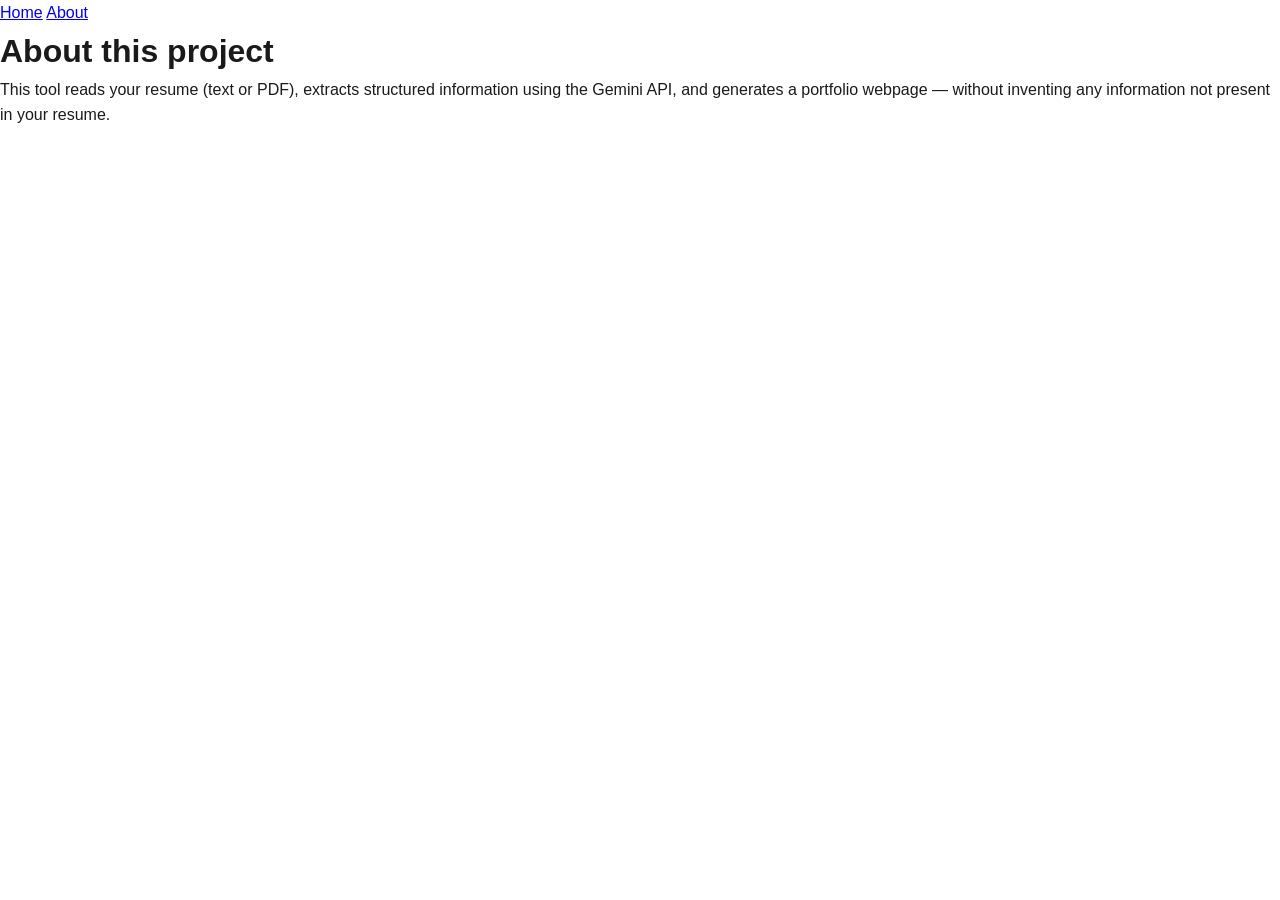
<file: templates/about.html>
<!DOCTYPE html>
<html>
<head>
    <meta charset="UTF-8">
  <meta name="viewport" content="width=device-width, initial-scale=1.0">
  <title>About</title>
  <link rel="stylesheet" href="/static/style.css">
</head>
<body>
  <nav><a href="/">Home</a> <a href="/about">About</a></nav>
  <div class="container">
    <h1>About this project</h1>
    <p>This tool reads your resume (text or PDF), extracts structured information
    using the Gemini API, and generates a portfolio webpage — without inventing
    any information not present in your resume.</p>
  </div>
</body>
</html>
</file>
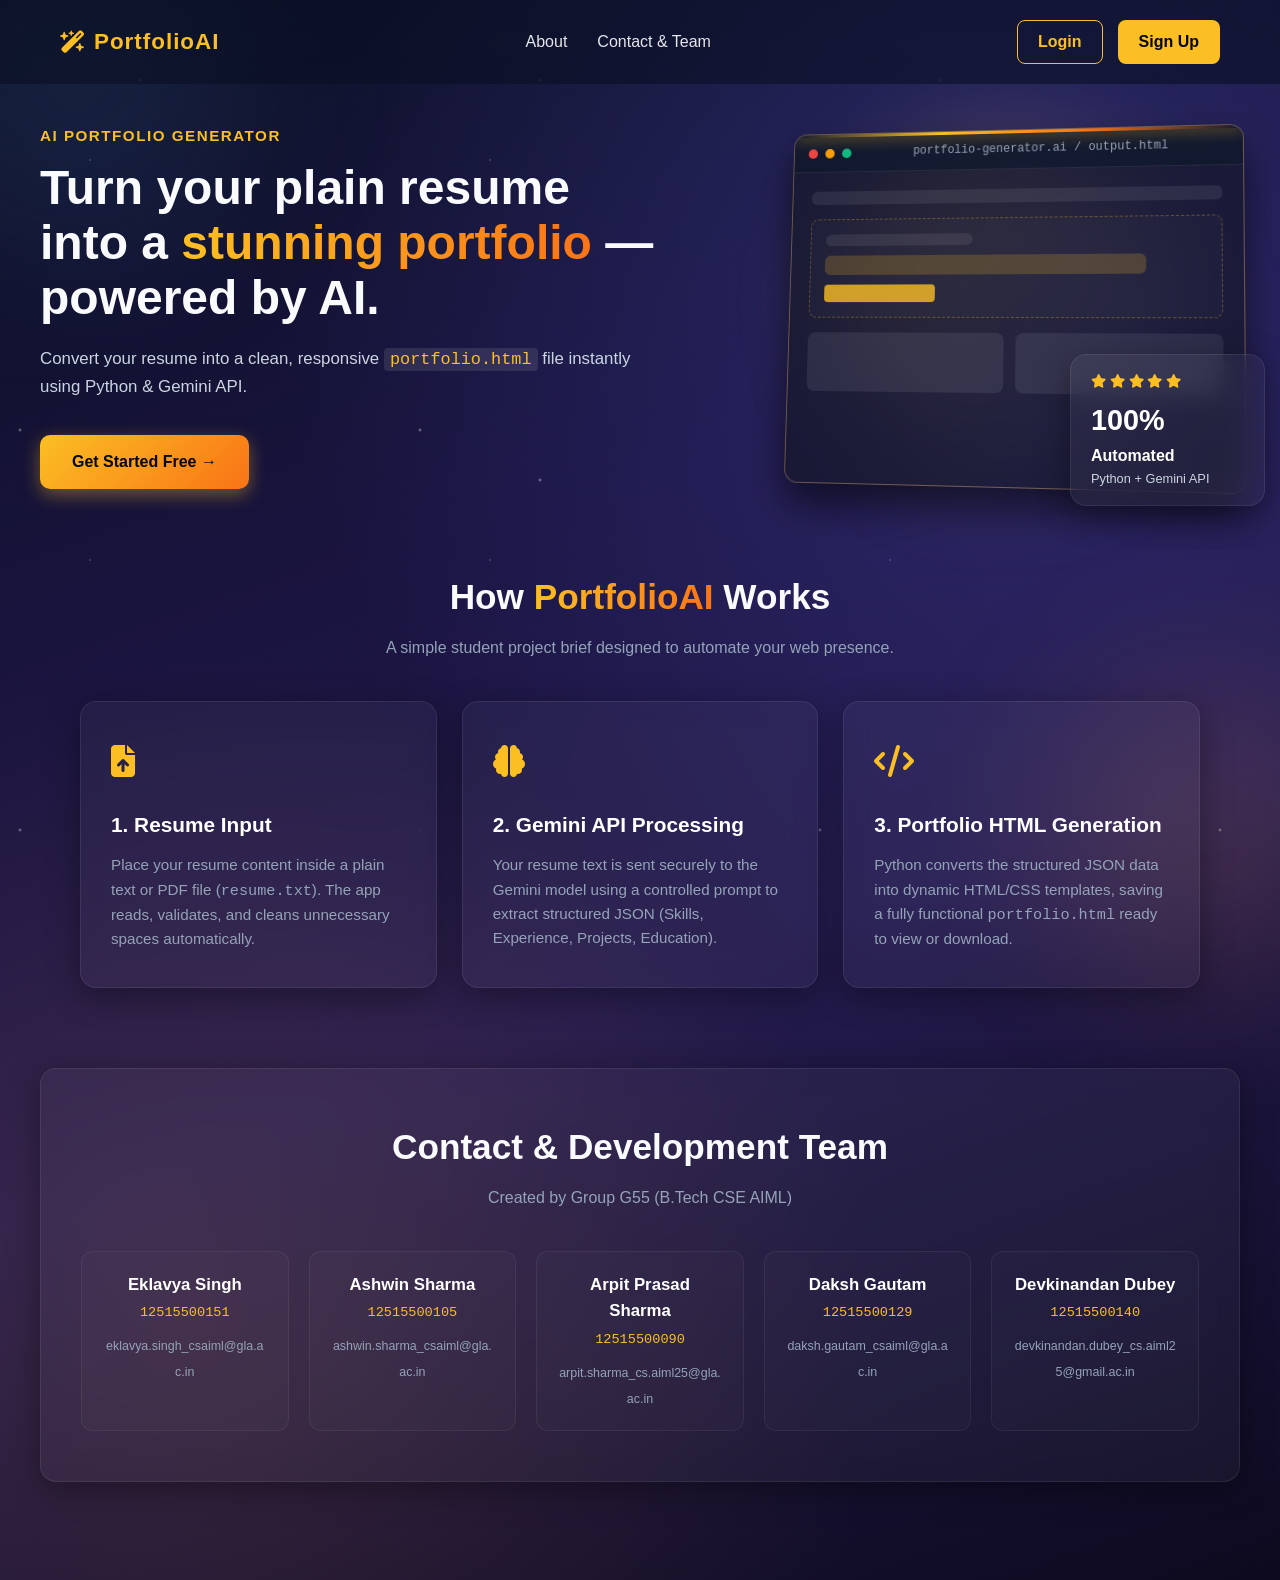
<file: templates/home.html>
<!DOCTYPE html>
<html lang="en">
<head>
<meta charset="UTF-8">
<meta name="viewport" content="width=device-width, initial-scale=1.0">
<title>PortfolioAI — AI-Assisted Resume Portfolio Generator</title>
<link rel="stylesheet" href="/static/style.css">
<link rel="stylesheet" href="https://cdnjs.cloudflare.com/ajax/libs/font-awesome/6.4.0/css/all.min.css">
</head>
<body class="home-body">

  <div class="stars"></div>
  <div class="float-orb1"></div>
  <div class="float-orb2"></div>

  <nav class="home-nav">
    <div class="logo"><i class="fa-solid fa-wand-magic-sparkles"></i> PortfolioAI</div>
    <div class="nav-links">
      <a href="#about-section">About</a>
      <a href="#contact-section">Contact & Team</a>
    </div>
    <div class="nav-auth">
       <a href="/login" class="nav-btn-outline">Login</a>
       <a href="/signup" class="nav-btn-filled">Sign Up</a>
    </div>
  </nav>

  <!-- Hero Section (Cleaned & Shortened) -->
  <section class="hero-section">
    <div class="hero-text-content">
      <span class="hero-hello">AI Portfolio Generator</span>
      <h1 class="hero-title">
        Turn your plain resume into a <em class="highlight-name">stunning portfolio</em> — powered by AI.
      </h1>
      <div class="hero-description">
        Convert your resume into a clean, responsive <code>portfolio.html</code> file instantly using Python & Gemini API.
      </div>
      
      <div class="hero-cta-group">
        <a href="/signup" class="cta-btn">Get Started Free →</a>
      </div>
    </div>

    <!-- 3D Style Interactive Wireframe Animation -->
    <div class="hero-profile-wrap">
        <div class="profile-circle-bg"></div>
        <div class="wireframe-mockup glassmorphism card-3d-tilt">
            <div class="wireframe-header">
                <span class="dot red"></span>
                <span class="dot yellow"></span>
                <span class="dot green"></span>
                <span class="wireframe-title-bar">portfolio-generator.ai / output.html</span>
            </div>
            <div class="wireframe-body">
                <div class="wf-skeleton wf-nav"></div>
                <div class="wf-hero-box">
                    <div class="wf-skeleton wf-text short"></div>
                    <div class="wf-skeleton wf-text long"></div>
                    <div class="wf-skeleton wf-btn"></div>
                </div>
                <div class="wf-grid-boxes">
                    <div class="wf-skeleton wf-card"></div>
                    <div class="wf-skeleton wf-card"></div>
                </div>
            </div>
            <div class="ai-scanning-beam"></div>
        </div>
        
        <div class="stats-box glassmorphism">
            <div class="stars-rating">
                <i class="fas fa-star"></i>
                <i class="fas fa-star"></i>
                <i class="fas fa-star"></i>
                <i class="fas fa-star"></i>
                <i class="fas fa-star"></i>
            </div>
            <div class="years-exp">
                <span class="number">100%</span> Automated
            </div>
            <div class="exp-text">Python + Gemini API</div>
        </div>
    </div>
  </section>

  <!-- About Section (Card Type Layout) -->
  <section id="about-section" class="about-container">
    <h2 class="section-heading">How <span class="highlight-name">PortfolioAI</span> Works</h2>
    <p class="section-sub">A simple student project brief designed to automate your web presence.</p>
    
    <div class="about-cards-grid">
      <div class="about-card glassmorphism">
        <div class="card-icon"><i class="fa-solid fa-file-arrow-up"></i></div>
        <h3>1. Resume Input</h3>
        <p>Place your resume content inside a plain text or PDF file (<code>resume.txt</code>). The app reads, validates, and cleans unnecessary spaces automatically.</p>
      </div>

      <div class="about-card glassmorphism">
        <div class="card-icon"><i class="fa-solid fa-brain"></i></div>
        <h3>2. Gemini API Processing</h3>
        <p>Your resume text is sent securely to the Gemini model using a controlled prompt to extract structured JSON (Skills, Experience, Projects, Education).</p>
      </div>

      <div class="about-card glassmorphism">
        <div class="card-icon"><i class="fa-solid fa-code"></i></div>
        <h3>3. Portfolio HTML Generation</h3>
        <p>Python converts the structured JSON data into dynamic HTML/CSS templates, saving a fully functional <code>portfolio.html</code> ready to view or download.</p>
      </div>
    </div>
  </section>

  <!-- Contact & Team Section -->
  <section id="contact-section" class="contact-team-container glassmorphism">
    <h2 class="section-heading">Contact & Development Team</h2>
    <p class="section-sub">Created by Group G55 (B.Tech CSE AIML)</p>

    <div class="team-grid">
      <div class="team-member">
        <h4>Eklavya Singh</h4>
        <p>12515500151</p>
        <a href="mailto:eklavya.singh_csaiml@gla.ac.in">eklavya.singh_csaiml@gla.ac.in</a>
      </div>
      <div class="team-member">
        <h4>Ashwin Sharma</h4>
        <p>12515500105</p>
        <a href="mailto:ashwin.sharma_csaiml@gla.ac.in">ashwin.sharma_csaiml@gla.ac.in</a>
      </div>
      <div class="team-member">
        <h4>Arpit Prasad Sharma</h4>
        <p>12515500090</p>
        <a href="mailto:arpit.sharma_cs.aiml25@gla.ac.in">arpit.sharma_cs.aiml25@gla.ac.in</a>
      </div>
      <div class="team-member">
        <h4>Daksh Gautam</h4>
        <p>12515500129</p>
        <a href="mailto:daksh.gautam_csaiml@gla.ac.in">daksh.gautam_csaiml@gla.ac.in</a>
      </div>
      <div class="team-member">
        <h4>Devkinandan Dubey</h4>
        <p>12515500140</p>
        <a href="mailto:devkinandan.dubey_cs.aiml25@gmail.ac.in">devkinandan.dubey_cs.aiml25@gmail.ac.in</a>
      </div>
    </div>
  </section>

</body>
</html>
</file>
<file: static/style.css>
/* =========================================
   PortfolioAI — Enhanced CSS with 3D Effects & Cards
   ========================================= */

* { box-sizing: border-box; margin: 0; padding: 0; scroll-behavior: smooth; }

body {
  font-family: 'Segoe UI', Arial, sans-serif;
  color: #1a1a1a;
  line-height: 1.6;
  min-height: 100vh;
  overflow-x: hidden;
}

.glassmorphism {
  background: rgba(255, 255, 255, 0.04);
  backdrop-filter: blur(12px);
  border: 1px solid rgba(255, 255, 255, 0.08);
  border-radius: 16px;
  box-shadow: 0 8px 32px 0 rgba(0, 0, 0, 0.37);
}

.highlight-name {
  font-style: normal;
  background: linear-gradient(90deg, #fbbf24, #f97316);
  -webkit-background-clip: text;
  background-clip: text;
  color: transparent;
}

.cta-btn {
  display: inline-block;
  background: linear-gradient(135deg, #fbbf24, #f97316);
  color: #05070f;
  padding: 14px 32px;
  border-radius: 10px;
  text-decoration: none;
  font-weight: 700;
  font-size: 1rem;
  box-shadow: 0 6px 18px rgba(251,191,36,0.4);
  transition: all 0.25s;
  border: none;
  cursor: pointer;
}
.cta-btn:hover { transform: translateY(-3px); box-shadow: 0 10px 25px rgba(251,191,36,0.55); }

/* Body Background & Auth Body */
.home-body, .auth-body {
  background: 
    radial-gradient(circle at 80% 15%, rgba(99,102,241,0.25) 0%, transparent 45%),
    radial-gradient(circle at 15% 85%, rgba(251,146,60,0.12) 0%, transparent 40%),
    linear-gradient(160deg, #0b1023 0%, #1a1440 35%, #241b4e 60%, #0d0a1f 100%);
  position: relative;
  color: #f8fafc;
}

.auth-body {
  display: flex;
  justify-content: center;
  align-items: center;
  min-height: 100vh;
  padding: 40px 20px;
}

/* Stars */
.stars {
  position: fixed;
  top: 0; left: 0; width: 100%; height: 100%;
  background-image: 
    radial-gradient(2px 2px at 20px 30px, #fff, transparent),
    radial-gradient(2px 2px at 140px 80px, #fff, transparent),
    radial-gradient(1px 1px at 90px 160px, #fff, transparent);
  background-size: 400px 400px;
  opacity: 0.5;
  animation: twinkle 6s ease-in-out infinite alternate;
  z-index: 0;
  pointer-events: none;
}
@keyframes twinkle { from { opacity: 0.25; } to { opacity: 0.6; } }

/* Floating Orbs */
.float-orb1, .float-orb2 {
    position: fixed;
    border-radius: 50%;
    filter: blur(90px);
    z-index: 1;
    pointer-events: none;
    opacity: 0.6;
}
.float-orb1 { width: 350px; height: 350px; background: rgba(96,165,250,0.2); top: -100px; left: -100px; animation: float1 10s ease-in-out infinite; }
.float-orb2 { width: 300px; height: 300px; background: rgba(251,146,60,0.25); bottom: -80px; right: -80px; animation: float2 12s ease-in-out infinite; }
@keyframes float1 { 0%, 100% { transform: translate(0,0); } 50% { transform: translate(80px, 50px); } }
@keyframes float2 { 0%, 100% { transform: translate(0,0); } 50% { transform: translate(-60px, -70px); } }

/* Navigation */
.home-nav {
  position: relative;
  z-index: 10;
  display: flex;
  justify-content: space-between;
  align-items: center;
  padding: 20px 60px;
  background: rgba(11, 16, 35, 0.6);
  backdrop-filter: blur(15px);
}
.home-nav .logo { color: #fbbf24; font-size: 1.4rem; font-weight: 800; letter-spacing: 1px; display: flex; align-items: center; gap: 8px;}
.home-nav .nav-links { display: flex; gap: 30px; }
.home-nav .nav-links a { color: #e5e7eb; text-decoration: none; font-weight: 500; transition: color 0.25s; }
.home-nav .nav-links a:hover { color: #fbbf24; }
.home-nav .nav-auth { display: flex; gap: 15px; }

.nav-btn-outline {
  border: 1.5px solid #fbbf24; padding: 8px 20px; border-radius: 8px; color: #fbbf24 !important;
  text-decoration: none; font-weight: 600; transition: all 0.25s;
}
.nav-btn-outline:hover { background: rgba(251,191,36,0.15); }
.nav-btn-filled {
  background: #fbbf24; color: #05070f !important; padding: 9px 21px; border-radius: 8px;
  text-decoration: none; font-weight: 700;
}

/* Hero Section */
.hero-section {
    position: relative;
    z-index: 5;
    display: flex;
    justify-content: space-between;
    align-items: center;
    max-width: 1300px;
    margin: 40px auto 60px;
    padding: 0 40px;
}
.hero-text-content { flex: 1; max-width: 620px; }
.hero-hello { font-size: 0.95rem; color: #fbbf24; font-weight: 700; text-transform: uppercase; letter-spacing: 1.5px; margin-bottom: 12px; display: block; }
.hero-title { font-size: 3rem; line-height: 1.15; font-weight: 900; margin-bottom: 20px; }
.hero-description { font-size: 1.055rem; color: #cbd5e1; margin-bottom: 35px; }
.hero-description code { background: rgba(255,255,255,0.1); padding: 2px 6px; border-radius: 4px; color: #fbbf24; font-family: monospace; }

/* 3D Tilt Wireframe Mockup Animation */
.hero-profile-wrap {
    position: relative;
    width: 460px; height: 360px;
    display: flex;
    justify-content: center;
    align-items: center;
}
.profile-circle-bg {
    position: absolute;
    width: 340px; height: 340px;
    background: linear-gradient(135deg, rgba(251,191,36,0.25), rgba(99,102,241,0.2));
    border-radius: 50%;
    filter: blur(50px);
}
.wireframe-mockup {
    position: relative;
    width: 100%; height: 100%;
    border-radius: 14px;
    overflow: hidden;
    display: flex;
    flex-direction: column;
    box-shadow: 0 20px 40px rgba(0,0,0,0.6);
    border: 1px solid rgba(251, 191, 36, 0.3);
    transform: perspective(1000px) rotateY(-8deg) rotateX(5deg);
    transition: transform 0.5s ease;
}
.wireframe-mockup:hover {
    transform: perspective(1000px) rotateY(0deg) rotateX(0deg);
}
.wireframe-header {
    background: rgba(15, 23, 42, 0.9);
    padding: 10px 15px;
    display: flex;
    align-items: center;
    gap: 8px;
    border-bottom: 1px solid rgba(255, 255, 255, 0.08);
}
.dot { width: 10px; height: 10px; border-radius: 50%; }
.dot.red { background: #ef4444; }
.dot.yellow { background: #f59e0b; }
.dot.green { background: #10b981; }
.wireframe-title-bar { margin: 0 auto; font-size: 0.75rem; color: #94a3b8; font-family: monospace; }
.wireframe-body { padding: 20px; display: flex; flex-direction: column; gap: 15px; flex: 1; background: rgba(10, 14, 26, 0.6); }
.wf-skeleton { background: rgba(255, 255, 255, 0.08); border-radius: 6px; animation: pulseSkeleton 2s infinite ease-in-out; }
.wf-nav { width: 100%; height: 14px; }
.wf-hero-box { display: flex; flex-direction: column; gap: 10px; padding: 15px; background: rgba(255, 255, 255, 0.02); border-radius: 8px; border: 1px dashed rgba(251, 191, 36, 0.3); }
.wf-text.short { width: 40%; height: 12px; }
.wf-text.long { width: 85%; height: 20px; background: rgba(251, 191, 36, 0.2); }
.wf-btn { width: 30%; height: 18px; border-radius: 4px; background: #fbbf24; opacity: 0.8; }
.wf-grid-boxes { display: flex; gap: 12px; }
.wf-card { flex: 1; height: 60px; border-radius: 8px; }
@keyframes pulseSkeleton { 0%, 100% { opacity: 0.4; } 50% { opacity: 0.9; } }

.ai-scanning-beam {
    position: absolute;
    top: 0; left: 0; width: 100%; height: 3px;
    background: linear-gradient(90deg, transparent, #fbbf24, #f97316, transparent);
    box-shadow: 0 0 15px #fbbf24;
    animation: scanBeam 3s ease-in-out infinite;
}
@keyframes scanBeam {
    0% { top: 0%; opacity: 0.8; }
    50% { top: 100%; opacity: 0.8; }
    100% { top: 0%; opacity: 0.8; }
}

.stats-box {
    position: absolute;
    bottom: -20px; right: -25px;
    z-index: 3;
    padding: 16px 20px;
    width: 195px;
}
.stars-rating { color: #fbbf24; margin-bottom: 4px; font-size: 0.85rem; }
.years-exp { font-size: 1rem; font-weight: 800; color: #fff; }
.years-exp .number { font-size: 1.8rem; }
.exp-text { font-size: 0.8rem; color: #cbd5e1; }

/* Auth Pages Wrapper Styles */
.auth-wrapper {
  position: relative;
  z-index: 10;
  display: flex;
  max-width: 950px;
  width: 100%;
  background: rgba(255, 255, 255, 0.03);
  backdrop-filter: blur(16px);
  border: 1px solid rgba(255, 255, 255, 0.1);
  border-radius: 20px;
  overflow: hidden;
  box-shadow: 0 25px 50px rgba(0, 0, 0, 0.6), inset 0 1px 0 rgba(255, 255, 255, 0.1);
  transform: perspective(1000px) rotateY(0deg);
  transition: transform 0.4s ease;
}
.auth-wrapper:hover {
  transform: perspective(1000px) rotateY(-1deg) rotateX(1deg);
}

.auth-left {
  flex: 1;
  padding: 50px 40px;
  border-right: 1px solid rgba(255, 255, 255, 0.08);
  display: flex;
  flex-direction: column;
  justify-content: center;
}

.auth-left .logo {
  color: #fbbf24;
  font-size: 1.2rem;
  font-weight: 700;
  margin-bottom: 20px;
  display: flex;
  align-items: center;
  gap: 8px;
}

.auth-left h2 {
  color: #fff;
  font-size: 1.8rem;
  font-weight: 800;
  margin-bottom: 14px;
  line-height: 1.2;
}

.auth-left h2 span {
  background: linear-gradient(90deg, #fbbf24, #f97316);
  -webkit-background-clip: text;
  background-clip: text;
  color: transparent;
}

.auth-left p {
  color: #94a3b8;
  font-size: 0.95rem;
  margin-bottom: 24px;
}

.auth-features {
  list-style: none;
}

.auth-features li {
  color: #cbd5e1;
  font-size: 0.9rem;
  padding: 6px 0 6px 20px;
  position: relative;
}

.auth-features li::before {
  content: "◆";
  color: #fbbf24;
  position: absolute;
  left: 0;
  font-size: 0.7rem;
  top: 10px;
}

.auth-right {
  flex: 1;
  padding: 50px 45px;
  display: flex;
  flex-direction: column;
  justify-content: center;
}

.auth-right h1 {
  color: #fff;
  font-size: 1.8rem;
  font-weight: 700;
  margin-bottom: 6px;
}

.auth-sub {
  color: #94a3b8;
  font-size: 0.9rem;
  margin-bottom: 24px;
}

.auth-form {
  display: flex;
  flex-direction: column;
}

.auth-form label {
  color: #cbd5e1;
  font-size: 0.85rem;
  font-weight: 600;
  margin: 12px 0 6px;
}

.auth-form input {
  background: rgba(255, 255, 255, 0.05);
  border: 1px solid rgba(255, 255, 255, 0.12);
  border-radius: 8px;
  padding: 12px 14px;
  color: #fff;
  font-size: 0.95rem;
  transition: all 0.3s ease;
}

.auth-form input:focus {
  outline: none;
  border-color: #fbbf24;
  box-shadow: 0 0 15px rgba(251, 191, 36, 0.2);
}

.auth-form input::placeholder {
  color: #64748b;
}

.auth-form button {
  margin-top: 24px;
  background: linear-gradient(135deg, #fbbf24, #f97316);
  color: #05070f;
  padding: 13px;
  border: none;
  border-radius: 8px;
  font-weight: 700;
  font-size: 0.95rem;
  cursor: pointer;
  transition: transform 0.2s, box-shadow 0.2s;
  box-shadow: 0 6px 20px rgba(251, 191, 36, 0.4);
}

.auth-form button:hover {
  transform: translateY(-2px);
  box-shadow: 0 10px 25px rgba(251, 191, 36, 0.6);
}

.auth-switch {
  color: #94a3b8;
  font-size: 0.88rem;
  margin-top: 20px;
  text-align: center;
}

.auth-switch a {
  color: #fbbf24;
  text-decoration: none;
  font-weight: 600;
}
.auth-switch a:hover { text-decoration: underline; }

/* About Cards Section */
.about-container {
    max-width: 1200px;
    margin: 80px auto;
    padding: 0 40px;
    position: relative;
    z-index: 5;
}
.section-heading { font-size: 2.2rem; font-weight: 800; text-align: center; margin-bottom: 10px; }
.section-sub { text-align: center; color: #94a3b8; font-size: 1rem; margin-bottom: 40px; }

.about-cards-grid {
    display: grid;
    grid-template-columns: repeat(auto-fit, minmax(320px, 1fr));
    gap: 25px;
}
.about-card {
    padding: 35px 30px;
    transition: transform 0.3s ease, border-color 0.3s ease;
}
.about-card:hover {
    transform: translateY(-8px);
    border-color: rgba(251, 191, 36, 0.4);
}
.card-icon {
    font-size: 2rem;
    color: #fbbf24;
    margin-bottom: 20px;
}
.about-card h3 { font-size: 1.3rem; font-weight: 700; margin-bottom: 12px; color: #fff; }
.about-card p { color: #94a3b8; font-size: 0.95rem; }

/* Contact & Team Section */
.contact-team-container {
    max-width: 1200px;
    margin: 60px auto 100px;
    padding: 50px 40px;
    position: relative;
    z-index: 5;
}
.team-grid {
    display: grid;
    grid-template-columns: repeat(auto-fit, minmax(200px, 1fr));
    gap: 20px;
    margin-top: 30px;
}
.team-member {
    background: rgba(255, 255, 255, 0.02);
    border: 1px solid rgba(255, 255, 255, 0.06);
    padding: 20px;
    border-radius: 12px;
    text-align: center;
    transition: background 0.2s;
}
.team-member:hover { background: rgba(251, 191, 36, 0.05); }
.team-member h4 { color: #fff; font-size: 1.05rem; margin-bottom: 4px; }
.team-member p { color: #fbbf24; font-size: 0.85rem; margin-bottom: 8px; font-family: monospace; }
.team-member a { color: #94a3b8; font-size: 0.78rem; text-decoration: none; word-break: break-all; }
.team-member a:hover { color: #fff; }

@media (max-width: 850px) {
  .hero-section { flex-direction: column; text-align: center; }
  .hero-profile-wrap { width: 100%; height: 320px; margin-top: 50px; }
  .stats-box { right: 10px; bottom: 10px; }
  .home-nav { padding: 15px 20px; }
  .auth-wrapper { flex-direction: column; }
  .auth-left { border-right: none; border-bottom: 1px solid rgba(255,255,255,0.08); padding: 35px 25px; }
  .auth-right { padding: 35px 25px; }
}
</file>
